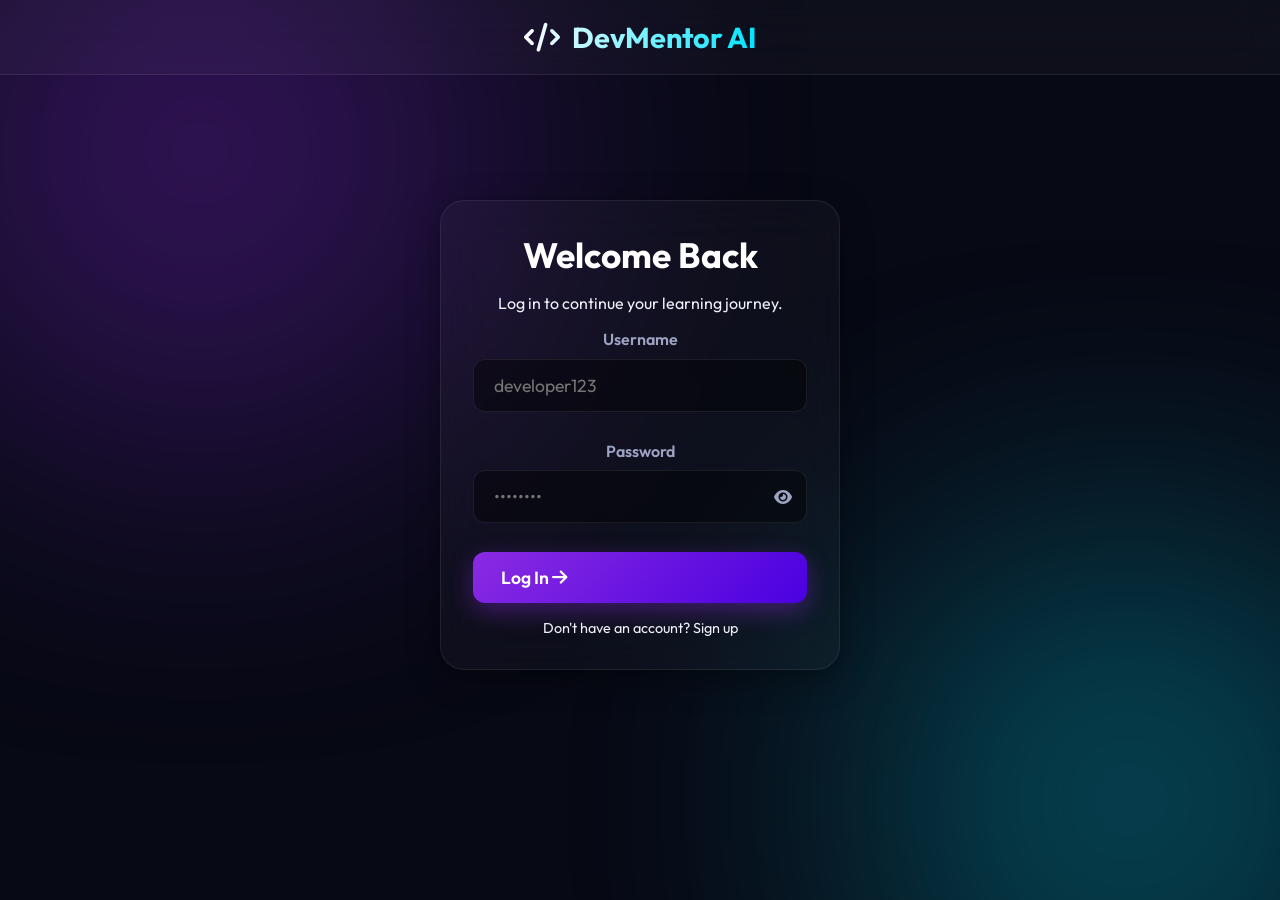
<file: frontend/login.html>
<!DOCTYPE html>
<html lang="en" class="dark">
<head>
    <meta charset="UTF-8">
    <meta name="viewport" content="width=device-width, initial-scale=1.0">
    <title>Login - DevMentor AI</title>
    <link rel="preconnect" href="https://fonts.googleapis.com">
    <link rel="preconnect" href="https://fonts.gstatic.com" crossorigin>
    <link href="https://fonts.googleapis.com/css2?family=Outfit:wght@300;400;600;700&display=swap" rel="stylesheet">
    <link rel="stylesheet" href="css/style.css">
    <link rel="stylesheet" href="https://cdnjs.cloudflare.com/ajax/libs/font-awesome/6.4.0/css/all.min.css">
    <style>
        .auth-container {
            display: flex;
            justify-content: center;
            align-items: center;
            height: 80vh;
        }
        .auth-card {
            max-width: 400px;
            width: 100%;
            padding: 2rem;
            text-align: center;
        }
        .auth-footer {
            margin-top: 1rem;
            font-size: 0.9rem;
        }
        .auth-footer a {
            color: var(--primary);
            text-decoration: none;
        }
        .error-message {
            color: #ff6b6b;
            font-size: 0.9rem;
            margin-bottom: 1rem;
            display: none;
        }
    </style>
</head>
<body>
    <div class="background-effects">
        <div class="glow glow-1"></div>
        <div class="glow glow-2"></div>
    </div>
    
    <header class="glass-header" style="justify-content: center;">
        <div class="logo">
             <i class="fa-solid fa-code"></i> DevMentor AI
        </div>
    </header>

    <main class="container auth-container">
        <div class="auth-card glass-card fade-in">
            <h2>Welcome Back</h2>
            <p>Log in to continue your learning journey.</p>
            <div id="login-error" class="error-message">Invalid credentials</div>
            <form id="login-form">
                <div class="input-group">
                    <label for="username">Username</label>
                    <input type="text" id="username" placeholder="developer123" required>
                </div>
                <div class="input-group">
                    <label for="password">Password</label>
                    <div class="password-wrapper">
                        <input type="password" id="password" placeholder="••••••••" required>
                        <i class="fa-solid fa-eye toggle-password" id="togglePasswordBtn"></i>
                    </div>
                </div>
                <button type="submit" class="btn-primary" id="btn-login" style="width: 100%;">
                    <span id="btn-text">Log In <i class="fa-solid fa-arrow-right"></i></span>
                </button>
            </form>
            <div class="auth-footer">
                Don't have an account? <a href="signup.html">Sign up</a>
            </div>
        </div>
    </main>

    <script src="js/auth.js"></script>
</body>
</html>
</file>
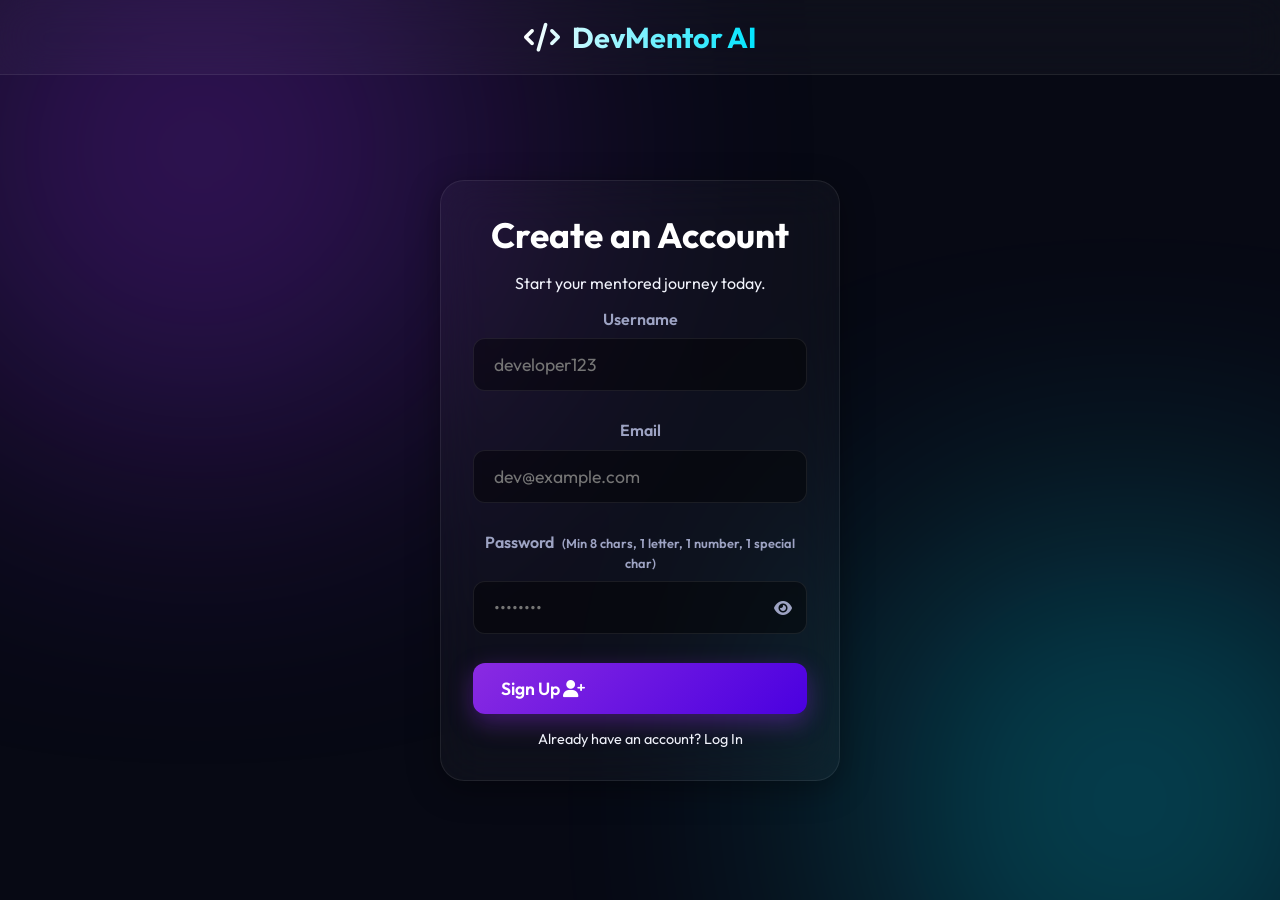
<file: frontend/signup.html>
<!DOCTYPE html>
<html lang="en" class="dark">
<head>
    <meta charset="UTF-8">
    <meta name="viewport" content="width=device-width, initial-scale=1.0">
    <title>Sign Up - DevMentor AI</title>
    <link rel="preconnect" href="https://fonts.googleapis.com">
    <link rel="preconnect" href="https://fonts.gstatic.com" crossorigin>
    <link href="https://fonts.googleapis.com/css2?family=Outfit:wght@300;400;600;700&display=swap" rel="stylesheet">
    <link rel="stylesheet" href="css/style.css">
    <link rel="stylesheet" href="https://cdnjs.cloudflare.com/ajax/libs/font-awesome/6.4.0/css/all.min.css">
    <style>
        .auth-container {
            display: flex;
            justify-content: center;
            align-items: center;
            height: 90vh;
        }
        .auth-card {
            max-width: 400px;
            width: 100%;
            padding: 2rem;
            text-align: center;
        }
        .auth-footer {
            margin-top: 1rem;
            font-size: 0.9rem;
        }
        .auth-footer a {
            color: var(--primary);
            text-decoration: none;
        }
        .error-message {
            color: #ff6b6b;
            font-size: 0.9rem;
            margin-bottom: 1rem;
            display: none;
        }
    </style>
</head>
<body>
    <div class="background-effects">
        <div class="glow glow-1"></div>
        <div class="glow glow-2"></div>
    </div>
    
    <header class="glass-header" style="justify-content: center;">
        <div class="logo">
             <i class="fa-solid fa-code"></i> DevMentor AI
        </div>
    </header>

    <main class="container auth-container">
        <div class="auth-card glass-card fade-in">
            <h2>Create an Account</h2>
            <p>Start your mentored journey today.</p>
            <div id="signup-error" class="error-message">Error connecting to server</div>
            <form id="signup-form">
                <div class="input-group">
                    <label for="username">Username</label>
                    <input type="text" id="username" placeholder="developer123" required>
                </div>
                <div class="input-group">
                    <label for="email">Email</label>
                    <input type="email" id="email" placeholder="dev@example.com" required>
                </div>
                <div class="input-group">
                    <label for="password">Password <small style="color:var(--text-secondary);font-size:0.8rem;margin-left:5px;">(Min 8 chars, 1 letter, 1 number, 1 special char)</small></label>
                    <div class="password-wrapper">
                        <input type="password" id="password" placeholder="••••••••" required>
                        <i class="fa-solid fa-eye toggle-password" id="togglePasswordBtn"></i>
                    </div>
                </div>
                <button type="submit" class="btn-primary" id="btn-signup" style="width: 100%;">
                    <span id="btn-text">Sign Up <i class="fa-solid fa-user-plus"></i></span>
                </button>
            </form>
            <div class="auth-footer">
                Already have an account? <a href="login.html">Log In</a>
            </div>
        </div>
    </main>

    <script src="js/auth.js"></script>
</body>
</html>
</file>
<file: frontend/css/style.css>
:root {
    --bg-dark: #070914;
    --text-primary: #f0f2fb;
    --text-secondary: #9da3c3;
    --accent-primary: #8a2be2;
    --accent-secondary: #00e5ff;
    --glass-bg: rgba(255, 255, 255, 0.03);
    --glass-border: rgba(255, 255, 255, 0.08);
    --glass-shadow: 0 8px 32px 0 rgba(0, 0, 0, 0.37);
    --font-sans: 'Outfit', sans-serif;
    --font-mono: 'JetBrains Mono', monospace;
}

* { box-sizing: border-box; }

body {
    margin: 0;
    padding: 0;
    font-family: var(--font-sans);
    background-color: var(--bg-dark);
    color: var(--text-primary);
    overflow-x: hidden;
    min-height: 100vh;
}

.font-sans { font-family: var(--font-sans); }
.font-mono { font-family: var(--font-mono); }

.hidden { display: none !important; }

/* Background Animated Glows */
.background-effects {
    position: fixed;
    top: 0; left: 0; width: 100vw; height: 100vh;
    z-index: -1;
    overflow: hidden;
    pointer-events: none;
}

.glow {
    position: absolute;
    border-radius: 50%;
    filter: blur(140px);
    opacity: 0.35;
    animation: drift 15s infinite alternate ease-in-out;
}

.glow-1 {
    width: 600px; height: 600px;
    background: var(--accent-primary);
    top: -150px; left: -100px;
}

.glow-2 {
    width: 500px; height: 500px;
    background: var(--accent-secondary);
    bottom: -150px; right: -100px;
    animation-delay: -5s;
}

@keyframes drift {
    0% { transform: translateY(0) translateX(0) scale(1); }
    100% { transform: translateY(60px) translateX(100px) scale(1.1); }
}

/* Glass UI Elements */
.glass-header {
    background: var(--glass-bg);
    backdrop-filter: blur(20px);
    -webkit-backdrop-filter: blur(20px);
    border-bottom: 1px solid var(--glass-border);
    padding: 1.2rem 4rem;
    display: flex;
    justify-content: space-between;
    align-items: center;
    position: sticky;
    top: 0;
    z-index: 10;
}

.logo {
    font-size: 1.8rem;
    font-weight: 700;
    background: linear-gradient(90deg, #fff, var(--accent-secondary));
    -webkit-background-clip: text;
    background-clip: text;
    -webkit-text-fill-color: transparent;
    display: flex;
    align-items: center;
    gap: 12px;
}

.user-stats {
    display: flex;
    gap: 1.5rem;
    font-weight: 600;
    color: #ff9d00;
    font-size: 1.1rem;
    align-items: center;
}

.container {
    padding: 3rem 4rem;
    max-width: 1500px;
    margin: 0 auto;
}

.glass-card {
    background: var(--glass-bg);
    backdrop-filter: blur(24px);
    -webkit-backdrop-filter: blur(24px);
    border: 1px solid var(--glass-border);
    border-radius: 24px;
    padding: 2.5rem;
    box-shadow: var(--glass-shadow);
}

/* Animations */
.fade-in {
    animation: fadeIn 0.8s ease forwards;
}

.fade-in-up {
    opacity: 0;
    transform: translateY(20px);
    animation: fadeInUp 0.5s ease forwards;
}

@keyframes fadeIn {
    from { opacity: 0; }
    to { opacity: 1; }
}

@keyframes fadeInUp {
    to { opacity: 1; transform: translateY(0); }
}

/* Form Styles */
h2, h3 { margin-top: 0; color: #fff; font-weight: 700; }
h2 { font-size: 2.2rem; margin-bottom: 10px; }
h3 { font-size: 1.5rem; margin-bottom: 20px; display: flex; align-items: center; gap: 10px;}

#onboarding-section p {
    color: var(--text-secondary);
    font-size: 1.1rem;
    margin-bottom: 2rem;
}

.input-group {
    margin-bottom: 1.8rem;
    display: flex;
    flex-direction: column;
}

label {
    margin-bottom: 0.6rem;
    color: var(--text-secondary);
    font-size: 1rem;
    font-weight: 600;
}

input[type="text"], input[type="number"], input[type="email"], input[type="password"] {
    background: rgba(0,0,0,0.4);
    border: 1px solid var(--glass-border);
    padding: 14px 20px;
    border-radius: 12px;
    color: #fff;
    font-family: inherit;
    font-size: 1.1rem;
    outline: none;
    transition: all 0.3s ease;
    width: 100%;
}

.password-wrapper {
    position: relative;
    display: flex;
    align-items: center;
    width: 100%;
}

.password-wrapper input {
    width: 100%;
    padding-right: 45px;
}

.password-wrapper .toggle-password {
    position: absolute;
    right: 15px;
    cursor: pointer;
    color: var(--text-secondary);
    transition: color 0.3s ease;
}

.password-wrapper .toggle-password:hover {
    color: #fff;
}

input:focus {
    border-color: var(--accent-secondary);
    box-shadow: 0 0 15px rgba(0, 229, 255, 0.2);
    background: rgba(0,0,0,0.6);
}

/* Buttons */
button {
    cursor: pointer;
    font-family: inherit;
    font-weight: 600;
    border-radius: 12px;
    border: none;
    transition: all 0.3s ease;
}

.btn-primary {
    background: linear-gradient(135deg, var(--accent-primary), #4a00e0);
    color: #fff;
    padding: 14px 28px;
    font-size: 1.1rem;
    display: inline-flex;
    align-items: center;
    gap: 12px;
    box-shadow: 0 8px 25px rgba(138, 43, 226, 0.4);
}

.btn-primary:hover {
    transform: translateY(-3px) scale(1.02);
    box-shadow: 0 12px 35px rgba(138, 43, 226, 0.6);
}

.btn-primary:disabled {
    opacity: 0.6;
    cursor: not-allowed;
    transform: none;
}

.btn-secondary {
    background: rgba(255,255,255,0.05);
    border: 1px solid var(--glass-border);
    color: #fff;
    padding: 10px 18px;
    border-radius: 10px;
    display: flex; align-items: center; gap: 8px;
    font-size: 0.95rem;
}

.btn-secondary:hover {
    background: rgba(255,255,255,0.12);
    border-color: rgba(255,255,255,0.2);
    transform: translateY(-1px);
}

/* Dashboard Layout */
.dashboard-grid {
    display: grid;
    grid-template-columns: 1fr 1fr;
    gap: 2.5rem;
    height: 75vh;
    min-height: 600px;
}

.panel {
    display: flex;
    flex-direction: column;
    height: 100%;
}

.scrollable {
    overflow-y: auto;
    padding-right: 15px;
}
.scrollable::-webkit-scrollbar { width: 6px; }
.scrollable::-webkit-scrollbar-thumb { background: rgba(255,255,255,0.15); border-radius: 10px; }
.scrollable::-webkit-scrollbar-thumb:hover { background: rgba(255,255,255,0.3); }

/* Layout details */
.progress-bar {
    width: 100%;
    height: 8px;
    background: rgba(0,0,0,0.4);
    border-radius: 10px;
    margin-bottom: 2rem;
    overflow: hidden;
    position: relative;
    border: 1px solid var(--glass-border);
}

.progress-fill {
    height: 100%;
    background: linear-gradient(90deg, var(--accent-primary), var(--accent-secondary));
    transition: width 1s cubic-bezier(0.4, 0, 0.2, 1);
    border-radius: 10px;
    box-shadow: 0 0 10px var(--accent-secondary);
}

/* Task Item */
.task-item {
    background: rgba(0,0,0,0.3);
    border: 1px solid var(--glass-border);
    border-radius: 16px;
    padding: 1.2rem;
    margin-bottom: 1.2rem;
    cursor: pointer;
    transition: all 0.3s cubic-bezier(0.4, 0, 0.2, 1);
    display: flex;
    justify-content: space-between;
    align-items: center;
}

.task-item:hover {
    background: rgba(138, 43, 226, 0.1);
    border-color: var(--accent-primary);
    transform: translateX(8px);
}

.task-item.completed {
    background: rgba(0, 230, 118, 0.05);
    border-color: rgba(0, 230, 118, 0.3);
}

.task-item.completed:hover {
    transform: translateX(0);
}

.task-info h4 { margin: 0 0 8px 0; font-size: 1.2rem; color: #fff;}
.task-info .day-badge { 
    display: inline-block;
    padding: 3px 8px;
    border-radius: 6px;
    background: rgba(255,255,255,0.1);
    font-size: 0.8rem;
    margin-bottom: 8px;
    color: var(--accent-secondary);
}
.task-info p { margin: 0; color: var(--text-secondary); font-size: 0.95rem;    display: -webkit-box;
    -webkit-line-clamp: 2;
    line-clamp: 2;
    -webkit-box-orient: vertical;
 overflow: hidden; }

.task-status { font-size: 1.8rem; color: rgba(255,255,255,0.1); transition: color 0.3s;}
.task-item.completed .task-status { color: #00e676; filter: drop-shadow(0 0 8px rgba(0, 230, 118, 0.5));}

/* AI Assistant Interface */
.assistant-interface {
    flex-grow: 1;
    display: flex;
    flex-direction: column;
    gap: 15px;
}

.editor-container {
    flex-grow: 1;
    display: flex;
    flex-direction: column;
    border: 1px solid var(--glass-border);
    border-radius: 16px;
    overflow: hidden;
    background: rgba(0,0,0,0.5);
    box-shadow: inset 0 0 20px rgba(0,0,0,0.5);
}

.unified-mentor {
    display: flex;
    flex-direction: column;
    gap: 15px;
}

.mentor-workspace {
    background: rgba(0, 0, 0, 0.3);
    border: 1px solid var(--glass-border);
    border-radius: 16px;
    overflow: hidden;
    display: flex;
    flex-direction: column;
    box-shadow: inset 0 0 20px rgba(0,0,0,0.4);
}

.editor-header {
    background: rgba(255, 255, 255, 0.05);
    padding: 10px 15px;
    display: flex;
    justify-content: space-between;
    align-items: center;
    border-bottom: 1px solid rgba(255, 255, 255, 0.08);
}

.mentor-hint {
    font-size: 0.8rem;
    color: var(--text-secondary);
    font-weight: 500;
}

.mentor-workspace .lang-select {
    background: rgba(13, 15, 26, 0.8);
    border: 1px solid rgba(255,255,255,0.1);
    border-radius: 6px;
    padding: 4px 10px;
    font-size: 0.85rem;
    margin: 0;
}

.code-textarea {
    min-height: 220px;
    background: transparent;
    border: none;
    padding: 15px;
    color: #a6accd;
    font-family: var(--font-mono);
    font-size: 0.95rem;
    resize: vertical;
    border-bottom: 1px solid rgba(255, 255, 255, 0.05);
    outline: none;
}

.chat-input-wrapper {
    background: rgba(138, 43, 226, 0.04);
    padding: 15px;
}

.chat-textarea {
    width: 100%;
    min-height: 90px;
    background: rgba(0,0,0,0.2);
    border: 1px solid rgba(138, 43, 226, 0.2);
    border-radius: 12px;
    padding: 15px;
    color: white;
    font-family: var(--font-sans);
    font-size: 0.95rem;
    resize: none;
    transition: all 0.3s;
}

.chat-textarea:focus {
    outline: none;
    border-color: var(--accent-secondary);
    background: rgba(0,0,0,0.3);
    box-shadow: 0 0 15px rgba(0, 229, 255, 0.1);
}

.action-buttons {
    display: flex;
    gap: 12px;
}

.response-container {
    background: rgba(138, 43, 226, 0.08);
    border: 1px solid rgba(138, 43, 226, 0.3);
    border-radius: 16px;
    padding: 20px;
    flex-basis: 35%;
    flex-shrink: 0;
}

.response-content p { margin-top:0; line-height: 1.6;}
.response-content code { background: rgba(0,0,0,0.5); padding: 4px 8px; border-radius: 6px; font-family: var(--font-mono); font-size:0.9em; color:#00e5ff; border: 1px solid rgba(0,229,255,0.2);}
.response-content pre { background: rgba(0,0,0,0.5); padding: 15px; border-radius: 10px; overflow-x: auto; border: 1px solid var(--glass-border); }
.response-content pre code { background: transparent; padding: 0; border: none;}

/* Modals */
.modal-overlay {
    position: fixed;
    top:0; left:0; width:100vw; height:100vh;
    background: rgba(0,0,0,0.7);
    backdrop-filter: blur(8px);
    display: flex;
    justify-content: center;
    align-items: center;
    z-index: 50;
}

.glass-modal {
    background: rgba(15, 17, 30, 0.95);
    border: 1px solid rgba(255,255,255,0.1);
    border-radius: 24px;
    padding: 3rem;
    width: 90%;
    max-width: 700px;
    box-shadow: 0 30px 60px rgba(0,0,0,0.6), inset 0 1px 0 rgba(255,255,255,0.1);
    position: relative;
    backdrop-filter: blur(20px);
}

.close-modal {
    position: absolute;
    top: 25px; right: 30px;
    font-size: 2rem;
    cursor: pointer;
    color: var(--text-secondary);
    transition: color 0.3s;
}

.close-modal:hover { color: #fff; }

.task-desc-detail {
    font-size: 1.1rem;
    line-height: 1.7;
    color: var(--text-primary);
}

#questions-container {
    max-height: 50vh;
    overflow-y: auto;
    padding-right: 15px;
    margin-bottom: 25px;
}

#questions-container::-webkit-scrollbar { width: 6px; }
#questions-container::-webkit-scrollbar-thumb { background: rgba(255,255,255,0.1); border-radius: 10px; }

.quiz-option {
    transition: background 0.2s;
    padding: 8px 12px;
    border-radius: 8px;
}

.quiz-option:hover {
    background: rgba(255,255,255,0.05);
}

.quiz-option input[type="radio"] {
    appearance: none;
    width: 18px;
    height: 18px;
    border: 2px solid var(--accent-secondary);
    border-radius: 50%;
    margin: 0;
    position: relative;
    cursor: pointer;
}

.quiz-option input[type="radio"]:checked::after {
    content: "";
    position: absolute;
    top: 3px; left: 3px;
    width: 8px; height: 8px;
    background: var(--accent-secondary);
    border-radius: 50%;
}

/* Roadmaps Library Grid */
.roadmaps-grid {
    display: grid;
    grid-template-columns: repeat(auto-fill, minmax(300px, 1fr));
    gap: 1.5rem;
    margin-top: 1rem;
}

.roadmap-card {
    cursor: pointer;
    transition: var(--transition-bounce);
    padding: 2rem;
    display: flex;
    flex-direction: column;
    gap: 1.5rem;
    position: relative;
    overflow: hidden;
}

.delete-goal-btn {
    position: absolute;
    top: 1rem;
    right: 1rem;
    background: rgba(239, 68, 68, 0.1);
    color: #EF4444;
    border: none;
    width: 32px;
    height: 32px;
    border-radius: 8px;
    display: flex;
    align-items: center;
    justify-content: center;
    cursor: pointer;
    transition: all 0.2s ease;
    opacity: 0;
    z-index: 10;
}

.roadmap-card:hover .delete-goal-btn {
    opacity: 1;
}

.delete-goal-btn:hover {
    background: #EF4444;
    color: white;
    transform: scale(1.1);
}

.roadmap-card:hover {
    transform: translateY(-8px);
    border-color: var(--accent-secondary);
    box-shadow: 0 10px 30px rgba(0, 229, 255, 0.15);
}

.roadmap-card .card-icon {
    font-size: 2rem;
    color: var(--accent-secondary);
    margin-bottom: 1rem;
    opacity: 0.8;
}

.roadmap-card h4 {
    font-size: 1.4rem;
    margin-bottom: 0.5rem;
}

.roadmap-card p {
    color: var(--text-secondary);
    font-size: 0.9rem;
    margin-bottom: 1.5rem;
}

.roadmap-card .card-footer {
    display: flex;
    justify-content: space-between;
    align-items: center;
    border-top: 1px solid var(--glass-border);
    padding-top: 1rem;
    font-size: 0.85rem;
}

.view-btn {
    color: var(--accent-secondary);
    font-weight: 600;
    display: flex;
    align-items: center;
    gap: 5px;
}

/* Insights Dashboard Expanded */
.insights-container {
    margin-bottom: 2rem;
}

.insights-grid {
    display: grid;
    grid-template-columns: 1.2fr 1fr 1.5fr;
    gap: 1.2rem;
}

.insight-card {
    padding: 1.2rem 1.5rem;
    position: relative;
    border-radius: 18px;
    height: 100%;
}

.insight-card h4 {
    font-size: 0.95rem;
    color: var(--accent-secondary);
    margin-bottom: 1rem;
    display: flex;
    align-items: center;
    gap: 10px;
    text-transform: uppercase;
    letter-spacing: 0.5px;
}

.main-status {
    border-left: 4px solid var(--accent-secondary);
    background: linear-gradient(90deg, rgba(0, 229, 255, 0.08), transparent);
}

.insight-list {
    list-style: none;
    padding: 0;
    margin: 0;
    font-size: 0.9rem;
    color: var(--text-primary);
}

.insight-list li {
    padding: 5px 0;
    display: flex;
    align-items: center;
    gap: 8px;
}

.insight-list li::before {
    content: "•";
    color: var(--accent-secondary);
    font-weight: bold;
}

.insight-text {
    font-size: 0.95rem;
    line-height: 1.5;
    color: var(--text-secondary);
}

.pulse {
    animation: pulse-glow 2s infinite;
}

@keyframes pulse-glow {
    0% { box-shadow: 0 0 0 0 rgba(0, 229, 255, 0.4); }
    70% { box-shadow: 0 0 0 10px rgba(0, 229, 255, 0); }
    100% { box-shadow: 0 0 0 0 rgba(0, 229, 255, 0); }
}

@media(max-width: 1200px) {
    .insights-grid {
        grid-template-columns: 1fr;
    }
}

.mb-4 { margin-bottom: 1.5rem; }

/* Re-plan Suggestion Card */
.replan-suggestion-card {
    background: linear-gradient(135deg, rgba(138, 43, 226, 0.2), rgba(0, 229, 255, 0.1));
    border: 1px solid rgba(0, 229, 255, 0.3);
    border-radius: 12px;
    padding: 15px;
    margin-top: 15px;
    display: flex;
    gap: 15px;
    align-items: flex-start;
    animation: slideInUp 0.4s ease;
}

.replan-icon {
    font-size: 1.5rem;
    color: var(--accent-secondary);
    text-shadow: 0 0 10px rgba(0, 229, 255, 0.5);
}

.replan-content h5 {
    margin: 0 0 5px 0;
    color: var(--accent-secondary);
    font-size: 1rem;
}

.replan-content p {
    margin: 0 0 12px 0;
    font-size: 0.9rem;
    color: var(--text-primary);
}

.replan-actions {
    display: flex;
    gap: 10px;
}

.btn-sm {
    padding: 5px 12px;
    font-size: 0.8rem;
}

@keyframes slideInUp {
    from { opacity: 0; transform: translateY(10px); }
    to { opacity: 1; transform: translateY(0); }
}

@media(max-width: 1100px) {
    .dashboard-grid { grid-template-columns: 1fr; height: auto; display:flex; flex-direction: column;}
    .panel { min-height: 500px;}
}
/* Toast Notifications */
.toast-container {
    position: fixed;
    bottom: 30px;
    left: 50%;
    transform: translateX(-50%);
    z-index: 1000;
    display: flex;
    flex-direction: column;
    gap: 10px;
    pointer-events: none;
}

.toast-notification {
    background: rgba(15, 17, 30, 0.9);
    backdrop-filter: blur(12px);
    -webkit-backdrop-filter: blur(12px);
    border: 1px solid var(--accent-secondary);
    color: #fff;
    padding: 12px 24px;
    border-radius: 12px;
    font-weight: 600;
    font-size: 0.95rem;
    box-shadow: 0 10px 30px rgba(0, 0, 0, 0.5), 0 0 15px rgba(0, 229, 255, 0.2);
    display: flex;
    align-items: center;
    gap: 12px;
    pointer-events: auto;
    animation: toast-in-out 3s ease forwards;
}

.toast-notification i {
    color: var(--accent-secondary);
    font-size: 1.1rem;
}

@keyframes toast-in-out {
    0% { opacity: 0; transform: translateY(20px); }
    15% { opacity: 1; transform: translateY(0); }
    85% { opacity: 1; transform: translateY(0); }
    100% { opacity: 0; transform: translateY(-20px); }
}

/* Panel Header Tabs */
.panel-header-tabs {
    display: flex;
    gap: 24px;
    margin-bottom: 25px;
    border-bottom: 1px solid var(--glass-border);
}

.tab-btn {
    margin: 0;
    padding-bottom: 12px;
    cursor: pointer;
    opacity: 0.4;
    transition: all 0.3s;
    font-size: 1.1rem !important;
    border-bottom: 2px solid transparent;
    display: flex;
    align-items: center;
    gap: 8px;
}

.tab-btn.active {
    opacity: 1;
    color: var(--accent-secondary);
    border-bottom-color: var(--accent-secondary);
}

.tab-btn:hover {
    opacity: 0.8;
}

/* Code Studio Layout */
.dev-studio-interface {
    flex-grow: 1;
    display: flex;
    flex-direction: column;
    gap: 15px;
}

.studio-workspace {
    flex-grow: 1;
    display: flex;
    flex-direction: column;
    background: rgba(0, 0, 0, 0.4);
    border: 1px solid var(--glass-border);
    border-radius: 16px;
    overflow: hidden;
}

.full-editor {
    width: 100%;
    flex-grow: 1;
    background: transparent;
    border: none;
    padding: 20px;
    color: #00e5ff;
    font-family: var(--font-mono);
    font-size: 1rem;
    resize: none;
    outline: none;
    min-height: 300px;
}

/* Quiz Result Score Styling */
.result-score-ring {
    display: flex;
    justify-content: center;
    margin-bottom: 20px;
}

.score-circle {
    width: 150px;
    height: 150px;
    border-radius: 50%;
    background: radial-gradient(circle, rgba(138, 43, 226, 0.2) 0%, rgba(0, 229, 255, 0.1) 100%);
    border: 4px solid var(--accent-secondary);
    display: flex;
    flex-direction: column;
    justify-content: center;
    align-items: center;
    text-align: center;
    line-height: 1;
    box-shadow: 0 0 30px rgba(0, 229, 255, 0.3);
    position: relative;
    animation: pulse-glow 2s infinite ease-in-out;
}

#quiz-score-text {
    font-size: 2.8rem;
    font-weight: 800;
    color: #fff;
    text-shadow: 0 0 15px rgba(255,255,255,0.4);
}

/* Enhanced Toast Variants */
.toast-notification.success {
    border-color: #10B981;
    background: rgba(16, 185, 129, 0.1);
}
.toast-notification.success i { color: #10B981; }

.toast-notification.error {
    border-color: #EF4444;
    background: rgba(239, 68, 68, 0.1);
}
.toast-notification.error i { color: #EF4444; }

/* Quiz Review Styles */
.review-item {
    background: rgba(255, 255, 255, 0.05);
    border-radius: 12px;
    padding: 15px;
    margin-bottom: 12px;
    border-left: 4px solid #4B5563;
}

.review-item.correct {
    border-left-color: #10B981;
    background: rgba(16, 185, 129, 0.05);
}

.review-item.incorrect {
    border-left-color: #EF4444;
    background: rgba(239, 68, 68, 0.05);
}

.review-q {
    font-weight: 600;
    font-size: 0.95rem;
    margin-bottom: 8px;
    display: block;
    color: #fff;
}

.review-ans {
    font-size: 0.85rem;
    display: block;
    margin-top: 4px;
}

.review-ans.user {
    color: var(--text-secondary);
}

.review-ans.correct {
    color: #10B981;
    font-weight: 600;
    margin-top: 8px;
}

.review-badge {
    font-size: 0.7rem;
    text-transform: uppercase;
    font-weight: 800;
    padding: 2px 6px;
    border-radius: 4px;
    margin-bottom: 5px;
    display: inline-block;
}

.badge-correct { background: #10B981; color: #fff; }
.badge-incorrect { background: #EF4444; color: #fff; }

.toast-notification.info {
    border-color: var(--accent-secondary);
}

/* Dialog Modal Input */
#dialog-input {
    width: 100%;
    padding: 12px 18px;
    background: rgba(0,0,0,0.4);
    border: 1px solid var(--glass-border);
    border-radius: 10px;
    color: #fff;
    font-family: inherit;
    font-size: 1rem;
    outline: none;
    transition: all 0.3s ease;
}

#dialog-input:focus {
    border-color: var(--accent-secondary);
    background: rgba(0,0,0,0.6);
    box-shadow: 0 0 10px rgba(0, 229, 255, 0.2);
}
</file>
